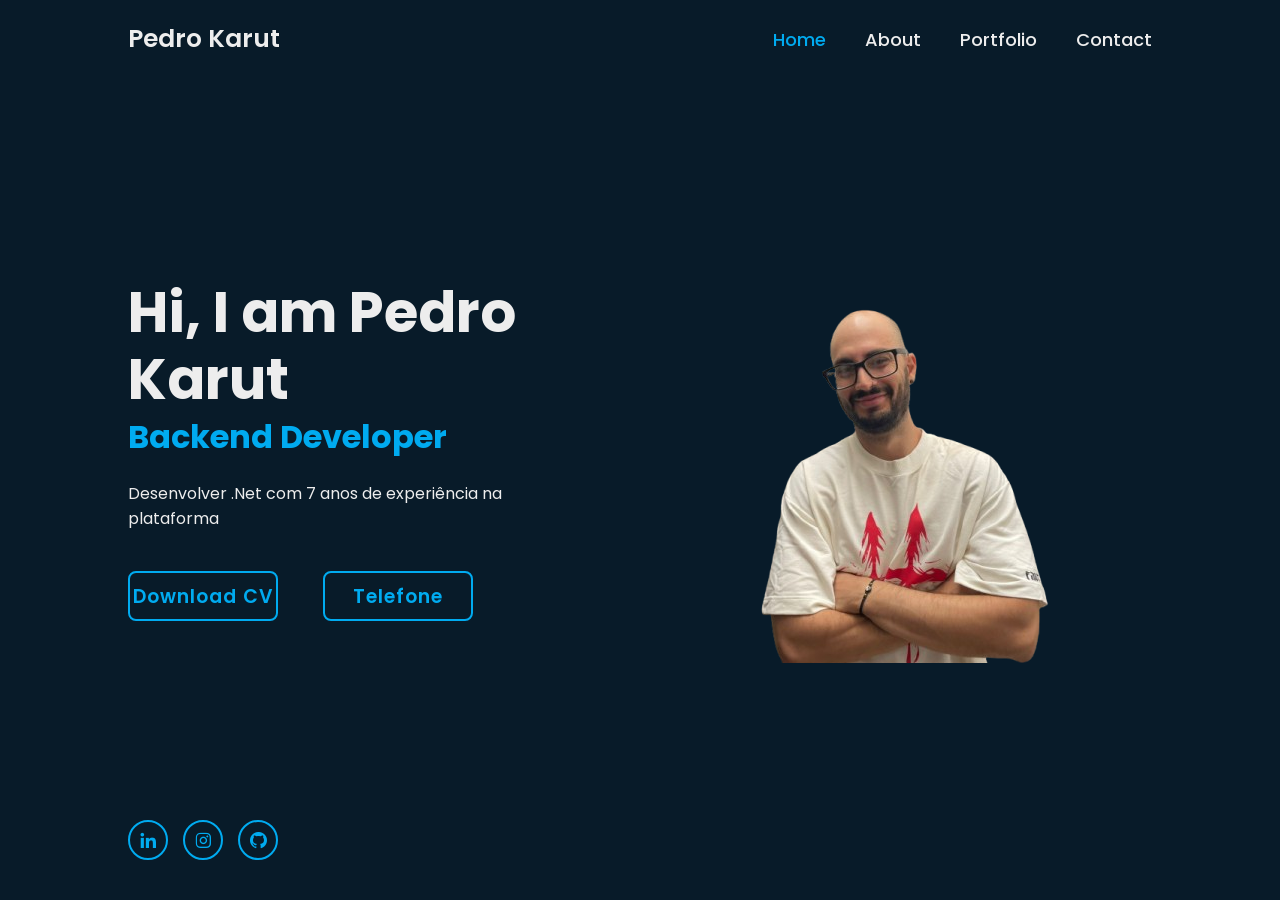
<file: index.html>
<!DOCTYPE html>
<html lang="en"> 

<head>
    <meta charset="UTF-8">
    <meta http-equiv="X-UA-Compatible" content="IE=edge">
    <meta name="viewport" content="width=device-width, initial-scale=1.0">
    <title> Pedro Karut Gimenez </title>
    <link rel="stylesheet" href="style.css">
    <link href='https://unpkg.com/boxicons@2.1.4/css/boxicons.min.css' rel='stylesheet'>
</head>

<body>
    <header class="header">
        <a href="#" class="logo">Pedro Karut</a>

        <nav class="navbar">
            <a href="index.html" class="active" >Home</a>
            <a href="#" >About</a>
            <a href="portfolio.html" >Portfolio</a>
            <a href="contact.html" >Contact</a>
        </nav>
    </header>

    <section class="home">
        <div class="home-content">
            <h1>Hi, I am Pedro Karut</h1>
            <h3>Backend Developer</h3>
            <p>Desenvolver .Net com 7 anos de experiência na plataforma</p>
            <div class="btn-box">
                <a href="Pedro Karut Gimenez.pdf" download class="download-cv">Download CV
                    <i class="download"></i>
                </a>
                <a href="#">Telefone</a>
            </div>
        </div>
        <div class="home-sci">
            <a href="https://www.linkedin.com/in/pedro-karut-gimenez-83218a58/"><i class='bx bxl-linkedin'></i></a>
            <a href="https://www.instagram.com/pedrokarut/"><i class='bx bxl-instagram'></i></a>
            <a href="https://github.com/pedrokarut"><i class='bx bxl-github'></i></a>
        </div>
        <div class="foto">
            <img id="imagem" src="foto.png">
        </div>
    </section>


</body>






















































</html>
</file>
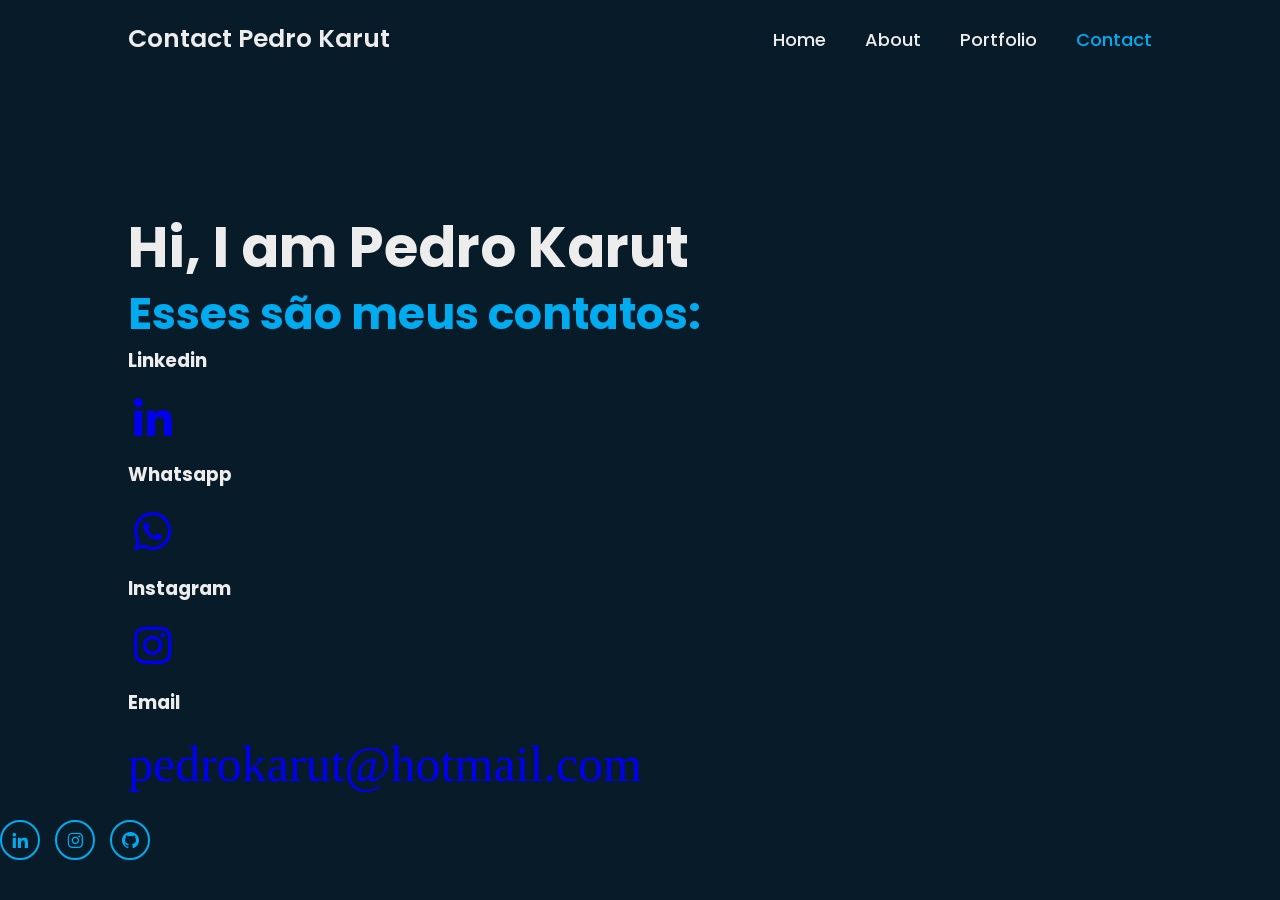
<file: contact.html>
<!DOCTYPE html>
<html lang="en"> 

<head>
    <meta charset="UTF-8">
    <meta http-equiv="X-UA-Compatible" content="IE=edge">
    <meta name="viewport" content="width=device-width, initial-scale=1.0">
    <title> Contact Pedro Karut </title>
    <link rel="stylesheet" href="contact.css">
    <link href='https://unpkg.com/boxicons@2.1.4/css/boxicons.min.css' rel='stylesheet'>
</head>

<body>
    <header class="header">
        <a href="#" class="logo">Contact Pedro Karut</a>

        <nav class="navbar">
            <a href="index.html" >Home</a>
            <a href="#" >About</a>
            <a href="portfolio.html" >Portfolio</a>
            <a href="contact.html" class="active" >Contact</a>
        </nav>
    </header>

    <section class="home">
        <div class="home-content">
            <h1>Hi, I am Pedro Karut</h1>
            <h3>Esses são meus contatos:</h3>
        </div>

        <h3>Linkedin</h3>
        <div class="bolinhas">
            <a href="https://www.linkedin.com/in/pedro-karut-gimenez-83218a58/"><i class='bx bxl-linkedin'></i></a>
        </div>
        <h3>Whatsapp</h3>
        <div class="bolinhas">
            <a href="https://www.linkedin.com/in/pedro-karut-gimenez-83218a58/"><i class='bx bxl-whatsapp'></i></a>
        </div>
        <h3>Instagram</h3>
        <div class="bolinhas">
            <a href="https://www.linkedin.com/in/pedro-karut-gimenez-83218a58/"><i class='bx bxl-instagram'></i></a>
        </div>
         <h3>Email</h3>
        <div class="bolinhas">
            <a href="https://www.linkedin.com/in/pedro-karut-gimenez-83218a58/"><i class='bx bxl-outlook'>pedrokarut@hotmail.com</i></a>
        </div>
       
    </section>

    <footer>
        <div class="home-sci">
            <a href="https://www.linkedin.com/in/pedro-karut-gimenez-83218a58/"><i class='bx bxl-linkedin'></i></a>
            <a href="https://www.instagram.com/pedrokarut/"><i class='bx bxl-instagram'></i></a>
            <a href="https://github.com/pedrokarut"><i class='bx bxl-github'></i></a>
        </div>
    </footer>


</body>






















































</html>
</file>
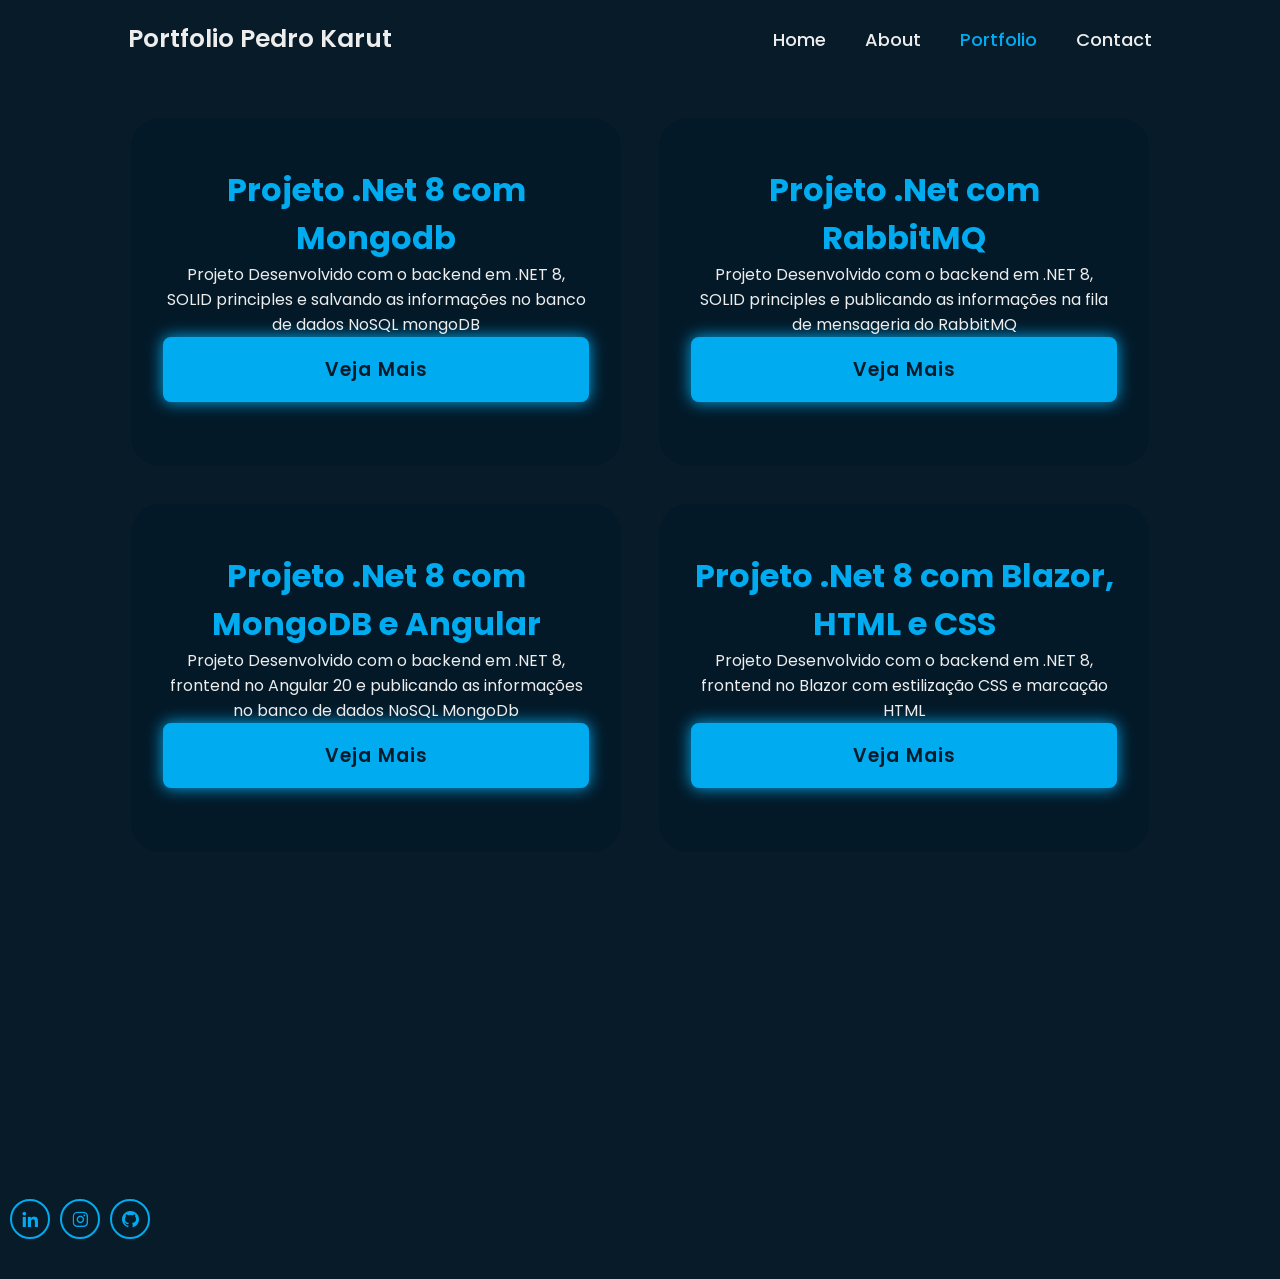
<file: portfolio.html>
<!DOCTYPE html>
<html lang="en"> 

<head>
    <meta charset="UTF-8">
    <meta http-equiv="X-UA-Compatible" content="IE=edge">
    <meta name="viewport" content="width=device-width, initial-scale=1.0">
    <title> Portfolio Pedro Karut </title>
    <link rel="stylesheet" href="portfolio.css">
    <link href='https://unpkg.com/boxicons@2.1.4/css/boxicons.min.css' rel='stylesheet'>
</head>

<body>
    <header class="header">
        <a href="#" class="logo">Portfolio Pedro Karut</a>

        <nav class="navbar">
            <a href="index.html" >Home</a>
            <a href="#" >About</a>
            <a href="portfolio.html" class="active">Portfolio</a>
            <a href="contact.html" >Contact</a>
        </nav>
    </header>

    <section class="home">
        <div class="home-content">
            <div class="box">
                <h3>Projeto .Net 8 com Mongodb</h3>
                <p>Projeto Desenvolvido com o backend em .NET 8, SOLID principles e salvando as informações</p>
                <p>no banco de dados NoSQL mongoDB</p>
                <a href="https://github.com/pedrokarut/AngularAplicattion" class="btn">Veja Mais</a>
            </div>

            <div class="box">
                <h3>Projeto .Net com RabbitMQ</h3>
                <p>Projeto Desenvolvido com o backend em .NET 8, SOLID principles e publicando as informações</p>
                <p>na fila de mensageria do RabbitMQ</p>
                <a href="https://github.com/pedrokarut/RabbitMQ" class="btn">Veja Mais</a>
            </div>

            <div class="box">
                <h3>Projeto .Net 8 com MongoDB e Angular</h3>
                <p>Projeto Desenvolvido com o backend em .NET 8, frontend no Angular 20 e publicando as informações</p>
                <p>no banco de dados NoSQL MongoDb</p>
                <a href="https://github.com/pedrokarut/APINetComMongoDB" class="btn">Veja Mais</a>
            </div>

            <div class="box">
                <h3>Projeto .Net 8 com Blazor, HTML e CSS</h3>
                <p>Projeto Desenvolvido com o backend em .NET 8, frontend no Blazor com estilização CSS e marcação HTML</p>
                <a href="https://github.com/pedrokarut/SimpleBookCatalog" class="btn">Veja Mais</a>
            </div>
        </div>
        
    </section>

    <footer>
        <div class="home-sci">
            <a href="https://www.linkedin.com/in/pedro-karut-gimenez-83218a58/"><i class='bx bxl-linkedin'></i></a>
            <a href="https://www.instagram.com/pedrokarut/"><i class='bx bxl-instagram'></i></a>
            <a href="https://github.com/pedrokarut"><i class='bx bxl-github'></i></a>
        </div>
    </footer>
    


</body>






















































</html>
</file>
<file: style.css>
@import url('https://fonts.googleapis.com/css2?family=Poppins:wght@300;400;500;600;700;800;900&display=swap');

* {
    margin: 0;
    padding: 0;
    box-sizing: border-box;
    font-family: 'Poppins', sans-serif;
}

body {
    background: #081b29;
    color: #ededed;
}

.header {
    position: fixed;
    top: 0;
    left: 0;
    width: 100%;
    padding: 20px 10%;
    background: transparent;
    display: flex;
    justify-content: space-between;
    align-items: center;
    z-index: 100;
}

.logo {
    position: relative;
    font-size: 25px;
    color: #ededed;
    text-decoration: none;
    font-weight: 600;
}

.logo::before {
    content: '';
    position: absolute;
    top: 0;
    right: 0;
    width: 100%;
    height: 100%;
    background-color: #081b29;
    animation: showRight 1s ease forwards;
    animation-delay: .4s;
}

.navbar a {
    font-size: 18px;
    color: #ededed;
    text-decoration: none;
    font-weight: 500;
    margin-left: 35px;
}

.navbar a:hover,
.navbar a.active {
    color: #00abf0;
}

.home {
    height: 100vh;
    display: flex;
    align-items: center;
    padding: 0 10%;
}

.home-content {
    max-width: 600px;
}

.home-content h1 {
    position: relative;
    font-size: 56px;
    font-weight: 700;
    line-height: 1.2;
}

.home-content h1::before {
    content: '';
    position: absolute;
    top: 0;
    right: 0;
    width: 100%;
    height: 100%;
    background-color: #081b29;
    animation: showRight 1s ease forwards;
    animation-delay: 1s;
}

.home-content h3 {
    position: relative;
    font-size: 32px;
    font-weight: 700;
    color: #00abf0;
}

.home-content h3::before {
    content: '';
    position: absolute;
    top: 0;
    right: 0;
    width: 100%;
    height: 100%;
    background-color: #081b29;
    animation: showRight 1s ease forwards;
    animation-delay: 1.3s;
}

.home-content p {
    position: relative;
    font-size: 16px;
    margin: 20px 0 40px;
}

.home-content p::before {
    content: '';
    position: absolute;
    top: 0;
    right: 0;
    width: 100%;
    height: 100%;
    background-color: #081b29;
    animation: showRight 1s ease forwards;
    animation-delay: 1.7s;
}

.home-content .btn-box {
    position: relative;
    display: flex;
    justify-content: space-between;
    width: 345px;
    height: 50px;
}

.home-content .btn-box::before {
    content: '';
    position: absolute;
    top: 0;
    right: 0;
    width: 100%;
    height: 100%;
    background-color: #081b29;
    animation: showRight 1s ease forwards;
    animation-delay: 1.9s;
    z-index: 2;
}

.btn-box a {
    position: relative;
    display: inline-flex;
    justify-content: center;
    align-items: center;
    width: 150px;
    height: 100%;
    border: 2px solid #00abf0;
    border-radius: 8px;
    font-size: 19px;
    background: #00abf0;
    color: #081b29;
    text-decoration: none;
    font-weight: 600;
    letter-spacing: 1px;
    z-index: 1;
    overflow: hidden;
    transition: .5s;
}

.btn-box a:nth-child(2) {
    background: transparent;
    color: #00abf0;
}

.btn-box a:nth-child(1) {
    background: transparent;
    color: #00abf0;
}

.btn-box a::before {
    content: '';
    position: absolute;
    top: 0;
    left: 0;
    width: 0;
    height: 100%;
    background-color: #081b29;
    z-index: -1;
    transition: .5s;
}

.btn-box a:hover::before {
    content: '';
    position: absolute;
    top: 0;
    left: 0;
    width: 100%;
    height: 100%;
    background-color: #00abf0;
    z-index: -1;
}

.btn-box a:hover {
    color: #081b29;
}

.home-sci {
    position: absolute;
    bottom: 40px;
    width: 150px;
    background-color: transparent;
    display: flex;
    justify-content: space-between;
}

.home-sci::before {
    content: '';
    position: absolute;
    top: 0;
    right: 0;
    width: 100%;
    height: 100%;
    background-color: #081b29;
    animation: showRight 1s ease forwards;
    animation-delay: 2.6s;
    z-index: 2;
}

.home-sci a:hover {
    color: #081b29;
}


.home-sci a {
    position: relative;
    display: inline-flex;
    align-items: center;
    justify-content: center;
    width: 40px;
    height: 40px;
    background: transparent;
    border: 2px solid #00abf0;
    border-radius: 50%;
    font-size: 20px;
    color: #00abf0;
    text-decoration: none;
    z-index: 1;
    overflow: hidden;
    transition: .5s;
}

.home-sci a::before {
    content: '';
    position: absolute;
    top: 0;
    left: 0;
    width: 0;
    height: 100%;
    background-color: #00abf0;
    z-index: -1;
    transition:  .5s;
}

.home-sci a:hover::before {
   width: 100%;
}

/* ANIMATIONS KEYFRAMES */ 
@keyframes showRight {
    100% {
        width: 0;
    }
}
</file>
<file: contact.css>
@import url('https://fonts.googleapis.com/css2?family=Poppins:wght@300;400;500;600;700;800;900&display=swap');

* {
    margin: 0;
    padding: 0;
    box-sizing: border-box;
    font-family: 'Poppins', sans-serif;
}

body {
    background: #081b29;
    color: #ededed;
}

.header {
    position: fixed;
    top: 0;
    left: 0;
    width: 100%;
    padding: 20px 10%;
    background: transparent;
    display: flex;
    justify-content: space-between;
    align-items: center;
    z-index: 100;
}

.logo {
    position: relative;
    font-size: 25px;
    color: #ededed;
    text-decoration: none;
    font-weight: 600;
}

.logo::before {
    content: '';
    position: absolute;
    top: 0;
    right: 0;
    width: 100%;
    height: 100%;
    background-color: #081b29;
    animation: showRight 1s ease forwards;
    animation-delay: .4s;
}

.navbar a {
    font-size: 18px;
    color: #ededed;
    text-decoration: none;
    font-weight: 500;
    margin-left: 35px;
}

.navbar a:hover,
.navbar a.active {
    color: #00abf0;
}

.home-sci {
    position: absolute;
    bottom: 40px;
    width: 150px;
    background-color: transparent;
    display: flex;
    justify-content: space-between;
}

.home-sci::before {
    content: '';
    position: absolute;
    top: 0;
    right: 0;
    width: 100%;
    height: 100%;
    background-color: #081b29;
    animation: showRight 1s ease forwards;
    animation-delay: 2.6s;
    z-index: 2;
}

.home-sci a:hover {
    color: #081b29;
}


.home-sci a {
    position: relative;
    display: inline-flex;
    align-items: center;
    justify-content: center;
    width: 40px;
    height: 40px;
    background: transparent;
    border: 2px solid #00abf0;
    border-radius: 50%;
    font-size: 20px;
    color: #00abf0;
    text-decoration: none;
    z-index: 1;
    overflow: hidden;
    transition: .5s;
}

.home-sci a::before {
    content: '';
    position: absolute;
    top: 0;
    left: 0;
    width: 0;
    height: 100%;
    background-color: #00abf0;
    z-index: -1;
    transition:  .5s;
}

.home-sci a:hover::before {
   width: 100%;
}

.bolinhas::before {
    content: '';
    position: absolute;
    top: 0;
    left: 0;
    width: 0;
    height: 100%;
    background-color: #00abf0;
    z-index: -1;
    transition:  .5s;
}

.bolinhas {
    margin-top: 10px;;
    position: relative;
    width: 100%;
    background-color: transparent;
    display: flex;
    justify-content: space-between;
    font-size: 50px;
    z-index: 1;
    overflow: hidden;
    transition: .5s;
}

.home {
    margin-top: 10%;
    display: inline-table;
    align-items: center;
    padding: 0 10%;
    background-color: #081b29;
}

.home-content {
    margin-top: 15%;
    max-width: 600px;
}

.home-content h1 {
    position: relative;
    font-size: 56px;
    font-weight: 700;
    line-height: 1.2;
}

.home-content h1::before {
    content: '';
    position: absolute;
    top: 0;
    right: 0;
    width: 100%;
    height: 100%;
    background-color: #081b29;
    animation: showRight 1s ease forwards;
    animation-delay: 1s;
}

.home-content h3 {
    position: relative;
    font-size: 44px;
    font-weight: 700;
    color: #00abf0;
}

.home-content h3::before {
    content: '';
    position: absolute;
    top: 0;
    right: 0;
    width: 100%;
    height: 100%;
    background-color: #081b29;
    animation: showRight 1s ease forwards;
    animation-delay: 1.3s;
}

.home-content p {
    position: relative;
    font-size: 16px;
    margin: 20px 0 40px;
}

.home-content p::before {
    content: '';
    position: absolute;
    top: 0;
    right: 0;
    width: 100%;
    height: 100%;
    background-color: #081b29;
    animation: showRight 1s ease forwards;
    animation-delay: 1.7s;
}

.home-content .btn-box {
    position: relative;
    display: flex;
    justify-content: space-between;
    width: 345px;
    height: 50px;
}

.home-content .btn-box::before {
    content: '';
    position: absolute;
    top: 0;
    right: 0;
    width: 100%;
    height: 100%;
    background-color: #081b29;
    animation: showRight 1s ease forwards;
    animation-delay: 1.9s;
    z-index: 2;
}

.btn-box a {
    position: relative;
    display: inline-flex;
    justify-content: center;
    align-items: center;
    width: 150px;
    height: 100%;
    border: 2px solid #00abf0;
    border-radius: 8px;
    font-size: 19px;
    background: #00abf0;
    color: #081b29;
    text-decoration: none;
    font-weight: 600;
    letter-spacing: 1px;
    z-index: 1;
    overflow: hidden;
    transition: .5s;
}

.btn-box a:nth-child(2) {
    background: transparent;
    color: #00abf0;
}

.btn-box a:nth-child(1) {
    background: transparent;
    color: #00abf0;
}

.btn-box a::before {
    content: '';
    position: absolute;
    top: 0;
    left: 0;
    width: 0;
    height: 100%;
    background-color: #081b29;
    z-index: -1;
    transition: .5s;
}

.btn-box a:hover::before {
    content: '';
    position: absolute;
    top: 0;
    left: 0;
    width: 100%;
    height: 100%;
    background-color: #00abf0;
    z-index: -1;
}

.btn-box a:hover {
    color: #081b29;
}


.foto {
    opacity: 0.5;
    position: relative;
}


/* ANIMATIONS KEYFRAMES */ 
@keyframes showRight {
    100% {
        width: 0;
    }
}
</file>
<file: portfolio.css>
@import url('https://fonts.googleapis.com/css2?family=Poppins:wght@300;400;500;600;700;800;900&display=swap');

* {
    margin: 0;
    padding: 0;
    box-sizing: border-box;
    font-family: 'Poppins', sans-serif;
}

body {
    background: #081b29;
    color: #ededed;
}

.header {
    position: fixed;
    top: 0;
    left: 0;
    width: 100%;
    padding: 20px 10%;
    background: transparent;
    display: flex;
    justify-content: space-between;
    align-items: center;
    z-index: 100;
}

.logo {
    position: relative;
    font-size: 25px;
    color: #ededed;
    text-decoration: none;
    font-weight: 600;
}

.logo::before {
    content: '';
    position: absolute;
    top: 0;
    right: 0;
    width: 100%;
    height: 100%;
    background-color: #081b29;
    animation: showRight 1s ease forwards;
    animation-delay: .4s;
}

.navbar a {
    font-size: 18px;
    color: #ededed;
    text-decoration: none;
    font-weight: 500;
    margin-left: 35px;
}

.navbar a:hover,
.navbar a.active {
    color: #00abf0;
}

.home {
    margin-top: 9%;
    display: inline-block;
    align-items: center;
    padding: 0 10%;
    background-color: #081b29;
}

.home-content h1 {
    position: relative;
    font-size: 40px;
    font-weight: 700;
    line-height: 1.2;
}

.home-content h1::before {
    content: '';
    position: absolute;
    top: 0;
    right: 0;
    width: 100%;
    height: 100%;
    background-color: #081b29;
    animation: showRight 1s ease forwards;
    animation-delay: 1s;
}

.home-content h3 {
    position: relative;
    font-size: 32px;
    font-weight: 700;
    color: #00abf0;
}

.home-content h3::before {
    content: '';
    position: absolute;
    top: 0;
    right: 0;
    width: 100%;
    height: 100%;
    background-color: #081b29;
    animation: showRight 1s ease forwards;
    animation-delay: 1.3s;
}

.home-content p {
    position: relative;
    font-size: 16px;
    display: contents;
}

.home-content p::before {
    content: '';
    position: absolute;
    top: 0;
    right: 0;
    width: 100%;
    height: 100%;
    background-color: #081b29;
    animation: showRight 1s ease forwards;
    animation-delay: 1.7s;
}

.home-content .btn-box {
    position: relative;
    display: flex;
    justify-content: space-between;
    width: 345px;
    height: 50px;
}

.home-content .btn-box::before {
    content: '';
    position: absolute;
    top: 0;
    right: 0;
    width: 100%;
    height: 100%;
    background-color: #081b29;
    animation: showRight 1s ease forwards;
    animation-delay: 1.9s;
    z-index: 2;
}

.home-sci {
    margin-top: 30%;
    position: relative;
    bottom: 40px;
    width: 150px;
    background-color: transparent;
    display: flex;
    justify-content: space-between;
}

.home-sci::before {
    content: '';
    position: relative;
    top: 0;
    right: 0;
    width: 100%;
    height: 100%;
    background-color: #081b29;
    animation: showRight 1s ease forwards;
    animation-delay: 2.6s;
    z-index: 2;
}

.home-sci a:hover {
    color: #081b29;
}


.home-sci a {
    position: relative;
    display: inline-flex;
    align-items: center;
    justify-content: center;
    width: 40px;
    height: 40px;
    background: transparent;
    border: 2px solid #00abf0;
    border-radius: 50%;
    font-size: 20px;
    color: #00abf0;
    text-decoration: none;
    z-index: 1;
    overflow: hidden;
    transition: .5s;
}

.home-sci a::before {
    content: '';
    position: absolute;
    top: 0;
    left: 0;
    width: 0;
    height: 100%;
    background-color: #00abf0;
    z-index: -1;
    transition:  .5s;
}

.home-sci a:hover::before {
   width: 100%;
}


.foto {
    opacity: 0.5;
    position: relative;
}

.home .box {
    flex: 1 1 30rem;
    background: #031928;
    padding: 3rem 2rem 4rem;
    border-radius: 2rem;
    text-align: center;
    border: .2rem solid #081b29;
    height: auto;
    transition: .5s ease;
}

.box a {
    display: flex;
    justify-content: center;
    align-items: center;
    border: 2px solid #00abf0;
    border-radius: 8px;
    font-size: 19px;
    background: #00abf0;
    color: #081b29;
    text-decoration: none;
    font-weight: 600;
    letter-spacing: 1px;
    z-index: 1;
    overflow: hidden;
    transition: .5s;
}

.home-content {
    display: flex;
    justify-content: center;
    align-items: center;
    flex-wrap: wrap;
    gap: 2rem;
}

.home-content .box:hover {
    border-color: #00abf0;
    transform: scale(1.02);
}

.btn {
    display: flex;
    padding: 1rem 2.7rem;
    background-color: #00abf0;
    border-radius: 4rem;
    box-shadow: 0 0 1rem #00abf0;
    font-size: 1.6rem;
    color: #081b29;
    letter-spacing: .1rem;
    font-weight: 500;
    align-items: center;
    justify-content: center;
}

/* ANIMATIONS KEYFRAMES */ 
@keyframes showRight {
    100% {
        width: 0;
    }
}
</file>
